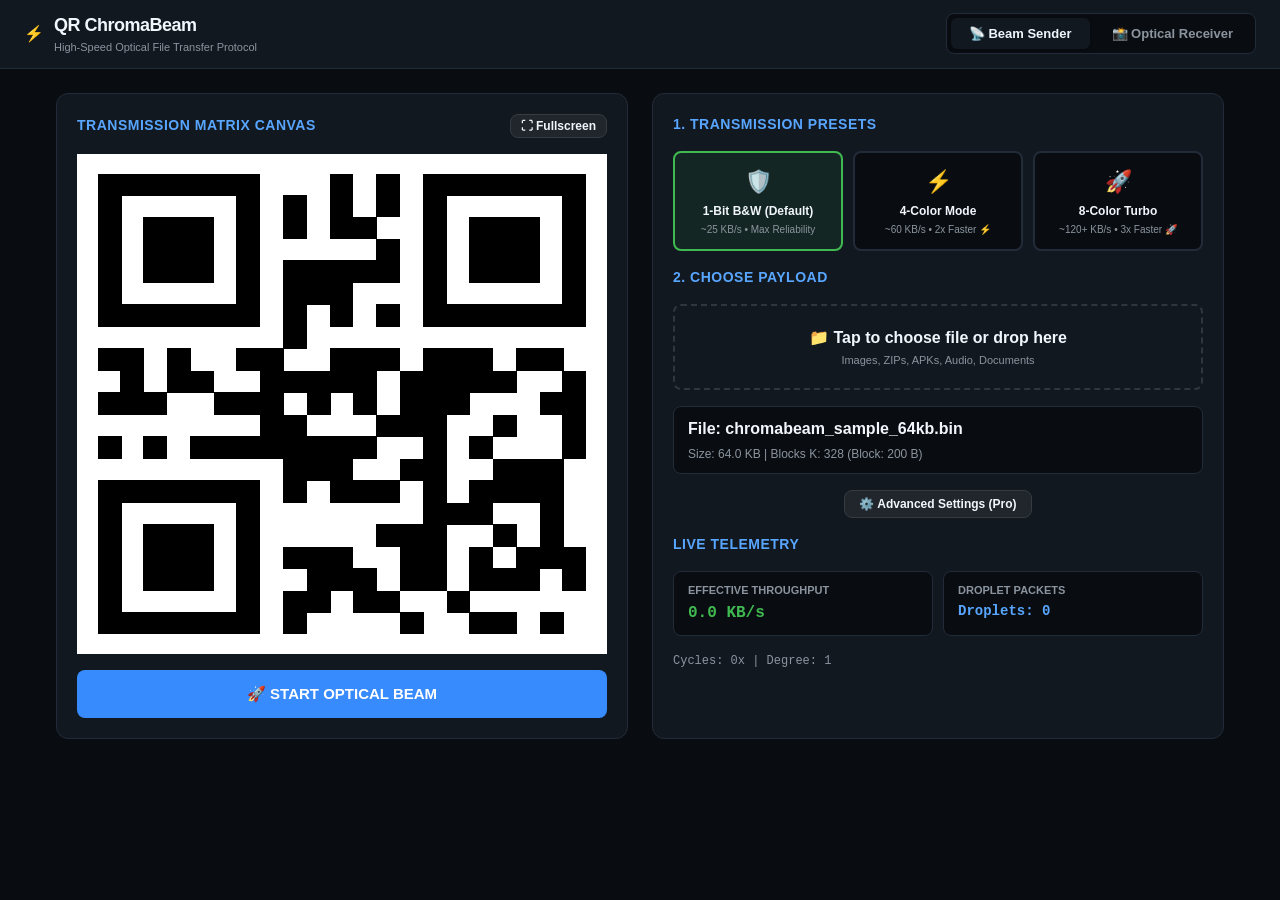
<file: web/index.html>
<!DOCTYPE html>
<html lang="en">
<head>
    <meta charset="UTF-8">
    <meta name="viewport" content="width=device-width, initial-scale=1.0">
    <title>QR ChromaBeam — High-Speed Optical File Transfer Protocol</title>
    <link rel="icon" type="image/png" href="favicon.png">
    <link rel="shortcut icon" href="favicon.ico">
    <link rel="stylesheet" href="style.css">
    <style>
        .fullscreen-canvas {
            position: fixed !important;
            top: 0;
            left: 0;
            width: 100vw !important;
            height: 100vh !important;
            object-fit: contain;
            background-color: #000;
            z-index: 9999;
            cursor: pointer;
        }
    </style>
</head>
<body>
    <header>
        <div class="brand">
            <div class="brand-logo">⚡</div>
            <div>
                <h1 class="brand-title">QR ChromaBeam</h1>
                <p class="brand-subtitle">High-Speed Optical File Transfer Protocol</p>
            </div>
        </div>
        <nav class="nav-tabs" aria-label="Application Mode Tabs">
            <button id="tabSenderBtn" class="tab-btn active" onclick="switchView('sender')">📡 Beam Sender</button>
            <button id="tabReceiverBtn" class="tab-btn" onclick="switchView('receiver')">📸 Optical Receiver</button>
        </nav>
    </header>

    <main>
        <!-- ==================== SENDER VIEW ==================== -->
        <section id="senderView" class="view-section active">
            <!-- Left: Optical Canvas -->
            <div class="card">
                <div class="control-row">
                    <span class="card-title">Transmission Matrix Canvas</span>
                    <button class="btn btn-secondary" onclick="toggleSenderFullscreen()" style="padding: 4px 10px; font-size: 12px;">⛶ Fullscreen</button>
                </div>
                <!-- Main Sender Canvas -->
                <div style="flex: 1; display: flex; justify-content: center; align-items: center; min-height: 400px;">
                    <canvas id="senderCanvas" width="512" height="512" onclick="toggleSenderFullscreen()" style="max-width: 100%; max-height: 500px; cursor: pointer;"></canvas>
                </div>
                <button id="senderStreamBtn" class="btn btn-primary btn-lg" onclick="toggleSenderStream()">🚀 START OPTICAL BEAM</button>
            </div>

            <!-- Right: Settings & Telemetry -->
            <div class="card">
                <span class="card-title">1. Transmission Presets</span>
                <div class="preset-grid">
                    <div id="preset_potato" class="preset-card active" onclick="applyPreset('potato')">
                        <div class="preset-icon">🛡️</div>
                        <div class="preset-name">1-Bit B&W (Default)</div>
                        <div class="preset-sub">~25 KB/s • Max Reliability</div>
                    </div>
                    <div id="preset_balanced" class="preset-card" onclick="applyPreset('balanced')">
                        <div class="preset-icon">⚡</div>
                        <div class="preset-name">4-Color Mode</div>
                        <div class="preset-sub">~60 KB/s • 2x Faster ⚡</div>
                    </div>
                    <div id="preset_turbo" class="preset-card" onclick="applyPreset('turbo')">
                        <div class="preset-icon">🚀</div>
                        <div class="preset-name">8-Color Turbo</div>
                        <div class="preset-sub">~120+ KB/s • 3x Faster 🚀</div>
                    </div>
                </div>

                <span class="card-title">2. Choose Payload</span>
                <div id="senderDropArea" class="drop-zone" onclick="document.getElementById('senderFileInput').click()">
                    <div class="drop-title">📁 Tap to choose file or drop here</div>
                    <div class="drop-subtitle">Images, ZIPs, APKs, Audio, Documents</div>
                    <input type="file" id="senderFileInput" style="display: none;">
                </div>

                <div class="metric-box">
                    <div id="senderFileLabel" style="font-weight: 600; word-break: break-all;">File: chromabeam_sample_64kb.bin</div>
                    <div id="senderSizeLabel" style="font-size: 12px; color: var(--text-secondary); margin-top: 4px;">Size: 64.0 KB</div>
                </div>

                <!-- Advanced Pro Settings Toggle -->
                <div style="text-align: center;">
                    <button id="proToggleBtn" class="btn btn-secondary" onclick="toggleProMode()" style="font-size: 12px; padding: 6px 14px;">⚙️ Advanced Settings (Pro)</button>
                </div>

                <div id="senderProSection" style="display: none; flex-direction: column; gap: 12px; border-top: 1px solid var(--card-border); padding-top: 12px;">
                    <div class="control-row">
                        <label for="senderModeSelect" style="font-size: 13px;">Color Depth:</label>
                        <select id="senderModeSelect" onchange="updateSenderColorMode(parseInt(this.value))">
                            <option value="0" selected>1-bit Monochrome (Black & White)</option>
                            <option value="1">2-bit 4-Color (K, R, G, W)</option>
                            <option value="2">3-bit 8-Color (JAB RGB)</option>
                        </select>
                    </div>

                    <div class="control-row">
                        <label for="senderGridSelect" style="font-size: 13px;">Matrix Density:</label>
                        <select id="senderGridSelect" onchange="updateSenderGridDensity(parseInt(this.value))">
                            <option value="32" selected>32x32 (Ultra Large Cells)</option>
                            <option value="48">48x48 (Balanced)</option>
                            <option value="64">64x64 (High Density)</option>
                            <option value="128">128x128 (Ultra Density)</option>
                            <option value="256">256x256 (Extreme Density)</option>
                            <option value="512">512x512 (Max Density)</option>
                            <option value="1024">1024x1024 (Experimental 1K)</option>
                            <option value="2048">2048x2048 (Experimental 2K)</option>
                        </select>
                    </div>

                    <div class="control-row">
                        <span id="senderFpsLabel" style="font-size: 13px;">Frame Rate: 15 FPS</span>
                        <input type="range" id="senderFpsRange" min="1" max="60" value="15" oninput="updateSenderFPS(parseInt(this.value))">
                    </div>
                </div>

                <span class="card-title">Live Telemetry</span>
                <div class="telemetry-grid">
                    <div class="metric-box">
                        <div class="metric-label">Effective Throughput</div>
                        <div id="senderRateVal" class="metric-value">0.0 KB/s</div>
                    </div>
                    <div class="metric-box">
                        <div class="metric-label">Droplet Packets</div>
                        <div id="senderDropletVal" class="metric-value" style="font-size: 14px; color: #58a6ff;">Droplets: 0</div>
                    </div>
                </div>
                <div id="senderCycleVal" style="font-size: 12px; color: var(--text-secondary); font-family: var(--font-mono);">Cycles: 0x | Degree: 1</div>
            </div>
        </section>

        <!-- ==================== RECEIVER VIEW ==================== -->
        <section id="receiverView" class="view-section">
            <!-- Left: Camera Viewfinder -->
            <div class="card">
                <div class="control-row">
                    <span class="card-title">Camera Optical Viewfinder</span>
                    <span id="receiverStatusBadge" class="badge-idle">● IDLE</span>
                </div>
                <div class="canvas-wrapper">
                    <video id="receiverVideo" playsinline muted autoplay style="opacity: 0;"></video>
                    <canvas id="receiverCanvas" width="640" height="640"></canvas>
                </div>
                <div style="display: flex; gap: 10px; margin-top: 10px;">
                    <button id="receiverStartBtn" class="btn btn-success btn-lg" style="flex: 1;" onclick="startReceiverCamera()">📸 START CAMERA RECEIVER</button>
                    <button id="receiverStopBtn" class="btn btn-danger btn-lg" style="flex: 1; display: none;" onclick="stopReceiverCamera()">🛑 STOP CAMERA</button>
                    <button id="receiverDebugToggleBtn" class="btn btn-secondary" onclick="toggleBinarizerView()" style="font-size: 12px; padding: 6px 12px;">👁️ Vision View</button>
                </div>
            </div>

            <!-- Right: Reception, Precision Progress & Diagnostic Log Stream -->
            <div class="card">
                <div class="control-row">
                    <span class="card-title">Fountain Solver Progress</span>
                    <span id="receiverBlockCountLabel" style="font-size: 11px; font-family: var(--font-mono); color: #58a6ff;">Solved: 0 / 0 Blocks</span>
                </div>

                <div class="progress-container" style="height: 28px;">
                    <div id="receiverProgressBar" class="progress-fill"></div>
                    <div id="receiverProgressLabel" class="progress-text">0.0000%</div>
                </div>

                <div id="receiverDownloadCard" style="display: none; background: rgba(35, 134, 54, 0.15); border: 1px solid #3fb950; border-radius: 8px; padding: 12px; margin-top: 10px; text-align: center;">
                    <div style="font-weight: 600; color: #3fb950; font-size: 13px; margin-bottom: 6px;">🎉 FILE ASSEMBLED SUCCESSFULLY!</div>
                    <a id="receiverDownloadLink" class="btn btn-success" style="display: block; width: 100%; text-decoration: none; padding: 10px; font-size: 14px; font-weight: bold; text-align: center; border-radius: 6px; box-sizing: border-box;" download="file.bin">📥 SAVE FILE (0.0 KB)</a>
                </div>

                <span class="card-title" style="margin-top: 12px;">Diagnostic Telemetry & Vision HUD</span>
                <div class="telemetry-grid">
                    <div class="metric-box">
                        <div class="metric-label">Camera / Worker FPS</div>
                        <div id="receiverFpsVal" class="metric-value">0 FPS</div>
                    </div>
                    <div class="metric-box">
                        <div class="metric-label">Droplets Received</div>
                        <div id="receiverDropletVal" class="metric-value" style="font-size: 13px; color: #58a6ff;">Caught: 0 (Drops: 0)</div>
                    </div>
                    <div class="metric-box">
                        <div class="metric-label">Vision Detector</div>
                        <div id="receiverDetectorVal" class="metric-value" style="font-size: 12px; color: #3fb950;">Idle</div>
                    </div>
                    <div class="metric-box">
                        <div class="metric-label">Luma & Contrast</div>
                        <div id="receiverLumaVal" class="metric-value" style="font-size: 12px; color: #d29922;">--</div>
                    </div>
                </div>

                <!-- Live Diagnostic Log Stream -->
                <div style="margin-top: 12px;">
                    <div class="control-row" style="margin-bottom: 6px;">
                        <span class="card-title" style="margin: 0; font-size: 12px;">Live Diagnostic Log Stream</span>
                        <div style="display: flex; gap: 6px;">
                            <button class="btn btn-secondary btn-sm" onclick="copyReceiverLogs()">📋 Copy Logs</button>
                            <button class="btn btn-secondary btn-sm" onclick="clearReceiverLogs()">🗑️ Clear</button>
                        </div>
                    </div>
                    <div id="receiverDebugLog" class="log-terminal">
[SYSTEM] ChromaBeam 3D Optical Scanner Ready.
[INFO] Waiting for camera start...
                    </div>
                </div>
            </div>
        </section>
    </main>

    <!-- Scripts (cache-busted v5 with Scandit ROI Tracking & Download Fix) -->
    <script src="qrcode.js?v=5"></script>
    <script src="jsQR.js?v=5"></script>
    <script src="fountain.js?v=5"></script>
    <script src="protocol.js?v=5"></script>
    <script src="matrix.js?v=5"></script>
    <script src="vision_engine.js?v=5"></script>
    <script src="sender.js?v=5"></script>
    <script src="receiver.js?v=5"></script>
    <script>
        function switchView(viewName) {
            const senderView = document.getElementById('senderView');
            const receiverView = document.getElementById('receiverView');
            const tabSenderBtn = document.getElementById('tabSenderBtn');
            const tabReceiverBtn = document.getElementById('tabReceiverBtn');

            if (viewName === 'sender') {
                senderView.classList.add('active');
                receiverView.classList.remove('active');
                tabSenderBtn.classList.add('active');
                tabReceiverBtn.classList.remove('active');
                if (receiverRunning) stopReceiverCamera();
            } else {
                senderView.classList.remove('active');
                receiverView.classList.add('active');
                tabSenderBtn.classList.remove('active');
                tabReceiverBtn.classList.add('active');
                if (senderIsStreaming) toggleSenderStream();
            }
        }

        window.addEventListener('DOMContentLoaded', () => {
            initSender();
            initReceiver();
        });
    </script>
</body>
</html>
</file>
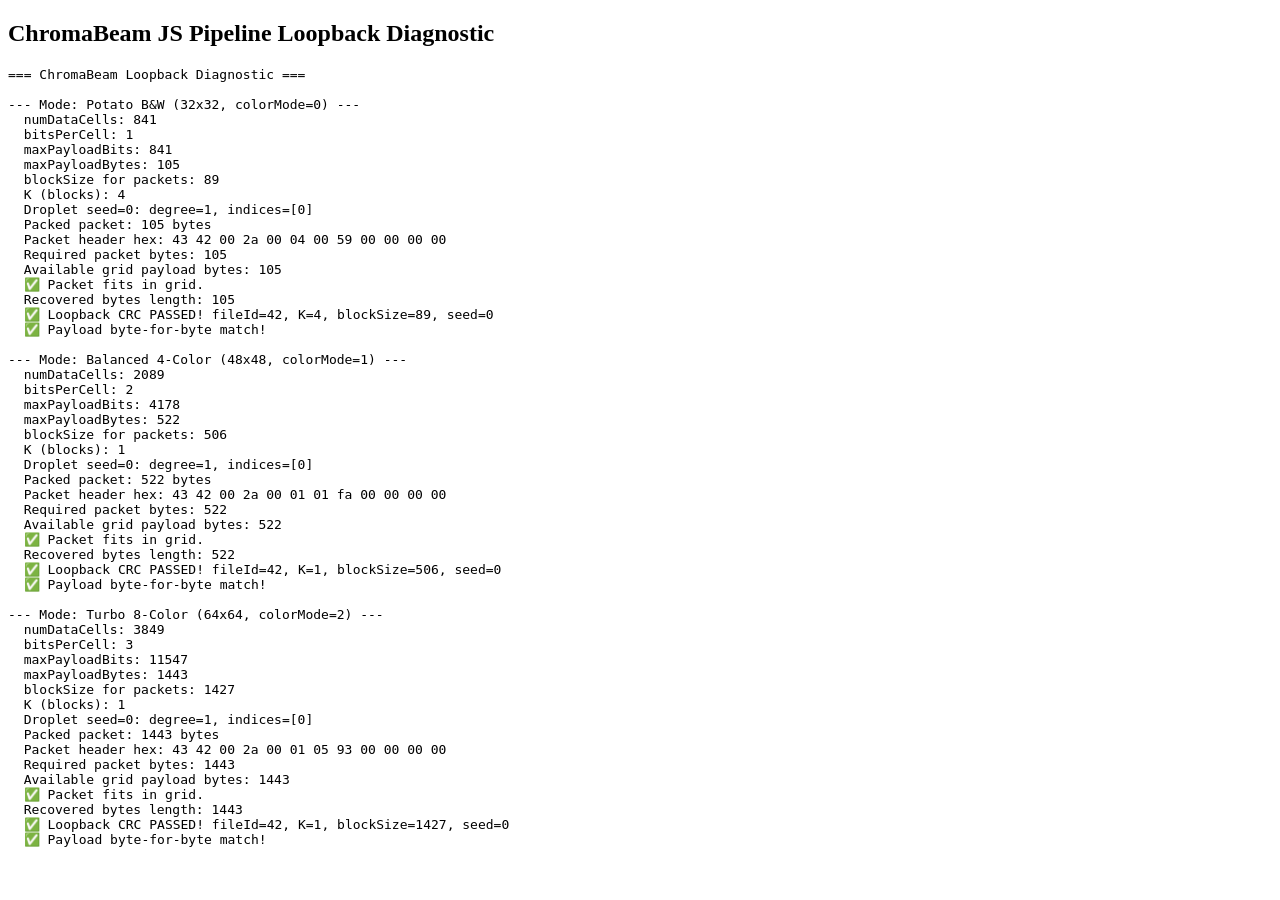
<file: web/diag.html>
<!DOCTYPE html>
<html>
<head><title>ChromaBeam Loopback Debug</title></head>
<body>
<h2>ChromaBeam JS Pipeline Loopback Diagnostic</h2>
<pre id="output" style="font-family: monospace; white-space: pre-wrap;"></pre>
<script src="fountain.js"></script>
<script src="protocol.js"></script>
<script src="matrix.js"></script>
<script>
const log = (s) => { document.getElementById('output').textContent += s + '\n'; console.log(s); };

function runDiag() {
    log("=== ChromaBeam Loopback Diagnostic ===\n");

    // Test all 3 modes
    const modes = [
        { name: "Potato B&W", gridSize: 32, colorMode: 0 },
        { name: "Balanced 4-Color", gridSize: 48, colorMode: 1 },
        { name: "Turbo 8-Color", gridSize: 64, colorMode: 2 },
    ];

    for (const m of modes) {
        log(`--- Mode: ${m.name} (${m.gridSize}x${m.gridSize}, colorMode=${m.colorMode}) ---`);
        const layout = new JSColorMatrixLayout(m.gridSize, m.colorMode);
        log(`  numDataCells: ${layout.numDataCells}`);
        log(`  bitsPerCell: ${layout.bitsPerCell}`);
        log(`  maxPayloadBits: ${layout.maxPayloadBits}`);
        log(`  maxPayloadBytes: ${layout.maxPayloadBytes}`);

        const blockSize = Math.max(24, layout.maxPayloadBytes - 16);
        log(`  blockSize for packets: ${blockSize}`);

        // Create a small test payload
        const testData = new Uint8Array(256);
        for (let i = 0; i < 256; i++) testData[i] = (i * 37) & 0xFF;

        const metaBytes = packFileMetadata("test.bin", testData.length);
        const fullPayload = new Uint8Array(metaBytes.length + testData.length);
        fullPayload.set(metaBytes, 0);
        fullPayload.set(testData, metaBytes.length);

        const encoder = new LTEncoder(fullPayload, blockSize);
        log(`  K (blocks): ${encoder.K}`);

        // Generate one droplet, pack it, render to grid, read back, unpack
        const seed = 0;
        const { degree, indices, payload } = encoder.generateDroplet(seed);
        log(`  Droplet seed=0: degree=${degree}, indices=[${indices.join(',')}]`);

        const packet = packPacket(42, encoder.K, blockSize, seed, payload);
        log(`  Packed packet: ${packet.length} bytes`);
        log(`  Packet header hex: ${Array.from(packet.subarray(0, 12)).map(b => b.toString(16).padStart(2,'0')).join(' ')}`);

        // Check: does the packet fit into the grid?
        const packetTotalSize = HEADER_SIZE + blockSize + 4; // header + payload + CRC32
        log(`  Required packet bytes: ${packetTotalSize}`);
        log(`  Available grid payload bytes: ${layout.maxPayloadBytes}`);
        if (packetTotalSize > layout.maxPayloadBytes) {
            log(`  ❌ FATAL: Packet (${packetTotalSize} B) EXCEEDS grid capacity (${layout.maxPayloadBytes} B)! Data will be TRUNCATED!`);
        } else {
            log(`  ✅ Packet fits in grid.`);
        }

        // Render to grid indices
        const grid2D = bytesToGridIndices(packet, layout);

        // Read back from grid indices
        const recoveredBytes = gridIndicesToBytes(grid2D, layout);
        log(`  Recovered bytes length: ${recoveredBytes.length}`);

        // Try to unpack
        const result = unpackPacket(recoveredBytes);
        if (result) {
            log(`  ✅ Loopback CRC PASSED! fileId=${result.header.fileId}, K=${result.header.totalBlocks}, blockSize=${result.header.blockSize}, seed=${result.header.seed}`);
            // Verify payload matches
            let payloadMatch = true;
            for (let i = 0; i < blockSize; i++) {
                if (result.payload[i] !== payload[i]) {
                    payloadMatch = false;
                    log(`  ❌ Payload mismatch at byte ${i}: expected ${payload[i]}, got ${result.payload[i]}`);
                    break;
                }
            }
            if (payloadMatch) log(`  ✅ Payload byte-for-byte match!`);
        } else {
            log(`  ❌ Loopback CRC FAILED! unpackPacket returned null.`);

            // Debug: check magic bytes
            const magic = (recoveredBytes[0] << 8) | recoveredBytes[1];
            log(`  Debug: magic=0x${magic.toString(16)} (expected 0x4342)`);

            // Check if bytes even match
            let firstMismatch = -1;
            for (let i = 0; i < Math.min(packet.length, recoveredBytes.length); i++) {
                if (packet[i] !== recoveredBytes[i]) {
                    firstMismatch = i;
                    break;
                }
            }
            if (firstMismatch >= 0) {
                log(`  Debug: First byte mismatch at index ${firstMismatch}: sent=${packet[firstMismatch]}, recovered=${recoveredBytes[firstMismatch]}`);
            } else {
                log(`  Debug: All ${Math.min(packet.length, recoveredBytes.length)} bytes match! Problem might be in unpackPacket parsing.`);
            }
        }
        log("");
    }
}

runDiag();
</script>
</body>
</html>
</file>
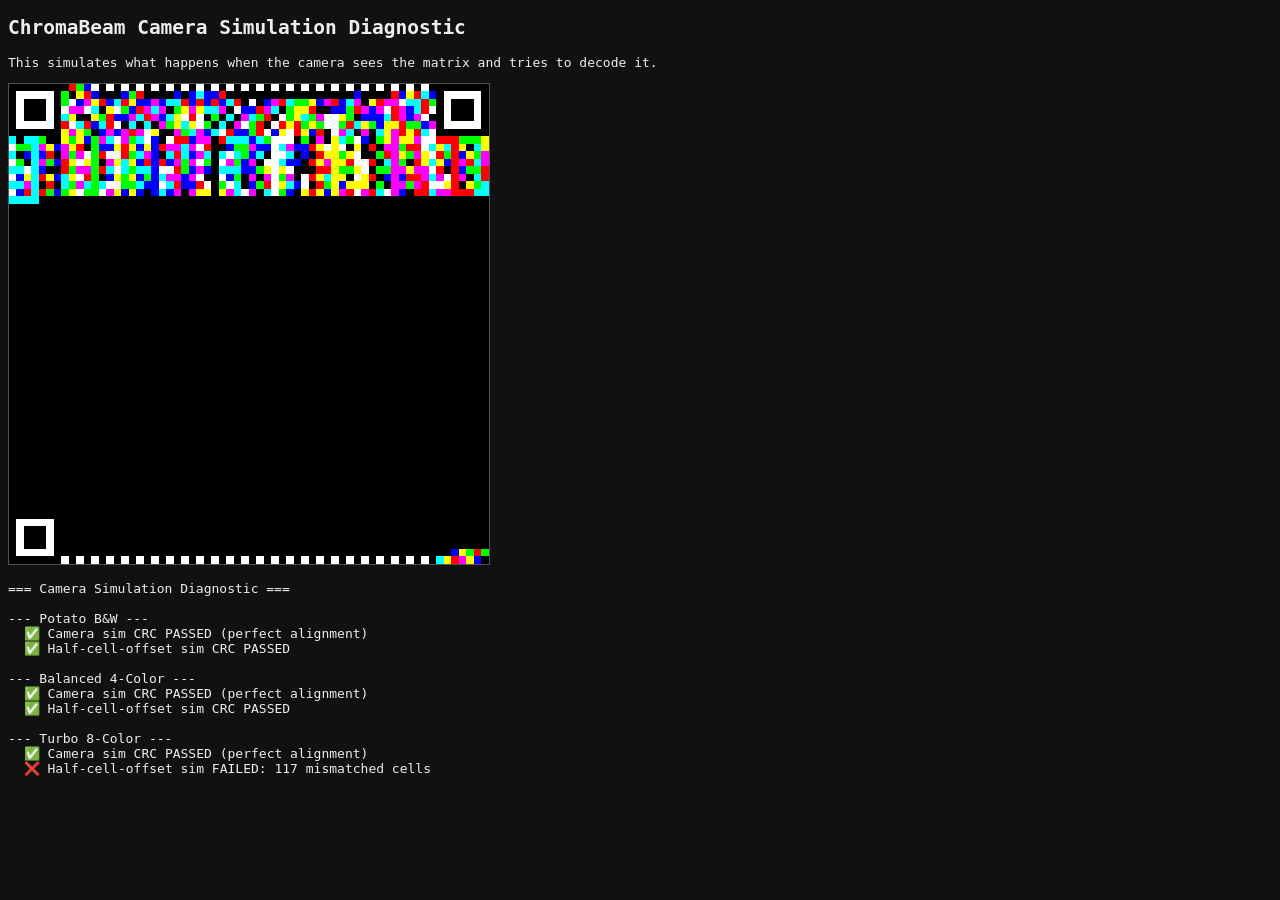
<file: web/diag_cam.html>
<!DOCTYPE html>
<html>
<head><title>ChromaBeam Camera Simulation Diagnostic</title></head>
<body style="background:#111;color:#eee;font-family:monospace;">
<h2>ChromaBeam Camera Simulation Diagnostic</h2>
<p>This simulates what happens when the camera sees the matrix and tries to decode it.</p>
<canvas id="simCanvas" width="480" height="480" style="border:1px solid #555;"></canvas>
<pre id="output" style="white-space:pre-wrap;"></pre>

<script src="fountain.js"></script>
<script src="protocol.js"></script>
<script src="matrix.js"></script>
<script>
const log = (s) => { document.getElementById('output').textContent += s + '\n'; };
const canvas = document.getElementById('simCanvas');
const ctx = canvas.getContext('2d', { willReadFrequently: true });

function runCameraSim() {
    log("=== Camera Simulation Diagnostic ===\n");

    const modes = [
        { name: "Potato B&W", gridSize: 32, colorMode: 0 },
        { name: "Balanced 4-Color", gridSize: 48, colorMode: 1 },
        { name: "Turbo 8-Color", gridSize: 64, colorMode: 2 },
    ];

    for (const m of modes) {
        log(`--- ${m.name} ---`);
        const layout = new JSColorMatrixLayout(m.gridSize, m.colorMode);
        const blockSize = Math.max(24, layout.maxPayloadBytes - 16);

        // Create encoder with test data
        const testData = new Uint8Array(256);
        for (let i = 0; i < 256; i++) testData[i] = (i * 37) & 0xFF;
        const metaBytes = packFileMetadata("test.bin", testData.length);
        const fullPayload = new Uint8Array(metaBytes.length + testData.length);
        fullPayload.set(metaBytes, 0);
        fullPayload.set(testData, metaBytes.length);
        const encoder = new LTEncoder(fullPayload, blockSize);

        // Generate droplet and render to canvas
        const { degree, indices, payload } = encoder.generateDroplet(0);
        const packet = packPacket(42, encoder.K, blockSize, 0, payload);
        const grid2D = bytesToGridIndices(packet, layout);

        // Draw to canvas (simulating what the screen shows)
        const N = layout.gridSize;
        const cellSize = canvas.width / N;
        ctx.fillStyle = '#000';
        ctx.fillRect(0, 0, canvas.width, canvas.height);
        for (let r = 0; r < N; r++) {
            for (let c = 0; c < N; c++) {
                const colorIdx = grid2D[r][c];
                const [red, green, blue] = layout.palette[colorIdx] || [0, 0, 0];
                ctx.fillStyle = `rgb(${red}, ${green}, ${blue})`;
                ctx.fillRect(Math.floor(c * cellSize), Math.floor(r * cellSize), Math.ceil(cellSize), Math.ceil(cellSize));
            }
        }

        // Now simulate the receiver: read back from canvas pixels
        const imgData = ctx.getImageData(0, 0, canvas.width, canvas.height);
        
        // Simulate what detectMatrixCorners returns (perfect alignment = entire canvas)
        const quad = [
            { x: 0, y: 0 },                              // TL
            { x: canvas.width, y: 0 },                   // TR
            { x: canvas.width, y: canvas.height },        // BR
            { x: 0, y: canvas.height }                    // BL
        ];

        // Sample using the receiver's actual sampling function
        const sampledGrid = sampleGridFromQuad_sim(imgData, canvas.width, canvas.height, quad, m.gridSize, m.colorMode, layout);
        
        // Convert back to bytes
        const recoveredBytes = gridIndicesToBytes(sampledGrid, layout);
        const result = unpackPacket(recoveredBytes);
        
        if (result) {
            log(`  ✅ Camera sim CRC PASSED (perfect alignment)`);
        } else {
            log(`  ❌ Camera sim CRC FAILED even with PERFECT alignment!`);
            
            // Count mismatches between original grid and sampled grid
            let mismatches = 0;
            for (let r = 0; r < N; r++) {
                for (let c = 0; c < N; c++) {
                    if (grid2D[r][c] !== sampledGrid[r][c]) {
                        mismatches++;
                        if (mismatches <= 5) {
                            log(`  Mismatch at [${r},${c}]: expected=${grid2D[r][c]}, got=${sampledGrid[r][c]}`);
                        }
                    }
                }
            }
            log(`  Total cell mismatches: ${mismatches} / ${N*N}`);
        }
        
        // Now test with slight misalignment (simulating real camera)
        const margin = cellSize * 0.5; // half a cell off
        const quadOff = [
            { x: margin, y: margin },
            { x: canvas.width - margin, y: margin },
            { x: canvas.width - margin, y: canvas.height - margin },
            { x: margin, y: canvas.height - margin }
        ];
        
        const sampledGridOff = sampleGridFromQuad_sim(imgData, canvas.width, canvas.height, quadOff, m.gridSize, m.colorMode, layout);
        const recoveredOff = gridIndicesToBytes(sampledGridOff, layout);
        const resultOff = unpackPacket(recoveredOff);
        
        if (resultOff) {
            log(`  ✅ Half-cell-offset sim CRC PASSED`);
        } else {
            let mismatches = 0;
            for (let r = 0; r < N; r++) for (let c = 0; c < N; c++) if (grid2D[r][c] !== sampledGridOff[r][c]) mismatches++;
            log(`  ❌ Half-cell-offset sim FAILED: ${mismatches} mismatched cells`);
        }
        
        log("");
    }
}

// Replica of the receiver's sampling function for diagnostic purposes
function sampleGridFromQuad_sim(imgData, w, h, quad, gridSize, colorMode, layout) {
    const [tl, tr, br, bl] = quad;
    const grid2D = Array.from({ length: gridSize }, () => new Uint8Array(gridSize));
    const data = imgData.data;

    for (let r = 0; r < gridSize; r++) {
        const v = (r + 0.5) / gridSize;
        for (let c = 0; c < gridSize; c++) {
            const u = (c + 0.5) / gridSize;

            const topX = tl.x + u * (tr.x - tl.x);
            const topY = tl.y + u * (tr.y - tl.y);
            const botX = bl.x + u * (br.x - bl.x);
            const botY = bl.y + u * (br.y - bl.y);

            const px = Math.floor(topX + v * (botX - topX));
            const py = Math.floor(topY + v * (botY - topY));

            if (px >= 0 && px < w && py >= 0 && py < h) {
                const idx = (py * w + px) * 4;
                const cr = data[idx];
                const cg = data[idx + 1];
                const cb = data[idx + 2];

                if (colorMode === 0) {
                    const luma = 0.299 * cr + 0.587 * cg + 0.114 * cb;
                    grid2D[r][c] = (luma > 128) ? 1 : 0;
                } else {
                    // Use ideal palette for nearest-neighbor (since we're simulating perfect render)
                    const palette = layout.palette;
                    let bestIdx = 0;
                    let minDist = 1e9;
                    for (let k = 0; k < palette.length; k++) {
                        const [pr, pg, pb] = palette[k];
                        const dist = (cr - pr) ** 2 + (cg - pg) ** 2 + (cb - pb) ** 2;
                        if (dist < minDist) {
                            minDist = dist;
                            bestIdx = k;
                        }
                    }
                    grid2D[r][c] = bestIdx;
                }
            }
        }
    }
    return grid2D;
}

runCameraSim();
</script>
</body>
</html>
</file>
<file: web/style.css>
/* ChromaBeam Web & Mobile Stylesheet */
:root {
    --bg-dark: #090d12;
    --card-bg: #121820;
    --card-border: #222b38;
    --accent-blue: #388bfd;
    --accent-blue-hover: #58a6ff;
    --accent-green: #2ea043;
    --accent-green-hover: #3fb950;
    --accent-red: #da3633;
    --accent-red-hover: #f85149;
    --text-primary: #f0f6fc;
    --text-secondary: #8b949e;
    --font-stack: -apple-system, BlinkMacSystemFont, "Segoe UI", Roboto, Helvetica, Arial, sans-serif;
    --font-mono: ui-monospace, SFMono-Regular, "SF Mono", Menlo, Consolas, "Liberation Mono", monospace;
}

* {
    box-sizing: border-box;
    margin: 0;
    padding: 0;
}

body {
    background-color: var(--bg-dark);
    color: var(--text-primary);
    font-family: var(--font-stack);
    line-height: 1.5;
    -webkit-font-smoothing: antialiased;
    min-height: 100vh;
    display: flex;
    flex-direction: column;
}

/* Header & Tab Navigation */
header {
    background-color: var(--card-bg);
    border-bottom: 1px solid var(--card-border);
    padding: 12px 24px;
    display: flex;
    align-items: center;
    justify-content: space-between;
    flex-wrap: wrap;
    gap: 16px;
}

.brand {
    display: flex;
    align-items: center;
    gap: 10px;
}

.brand-icon {
    font-size: 24px;
}

.brand-title {
    font-size: 18px;
    font-weight: 700;
    letter-spacing: -0.5px;
    color: var(--text-primary);
}

.brand-subtitle {
    font-size: 11px;
    color: var(--text-secondary);
    font-weight: 500;
}

.nav-tabs {
    display: flex;
    background: #090d12;
    border: 1px solid var(--card-border);
    border-radius: 8px;
    padding: 4px;
    gap: 4px;
}

.tab-btn {
    background: transparent;
    border: none;
    color: var(--text-secondary);
    padding: 8px 18px;
    border-radius: 6px;
    font-size: 13px;
    font-weight: 600;
    cursor: pointer;
    transition: all 0.15s ease;
}

.tab-btn.active {
    background: var(--card-bg);
    color: var(--text-primary);
    box-shadow: 0 1px 3px rgba(0, 0, 0, 0.4);
}

/* Main Container */
main {
    flex: 1;
    max-width: 1200px;
    width: 100%;
    margin: 0 auto;
    padding: 24px 16px;
}

.view-section {
    display: none;
}

.view-section.active {
    display: grid;
    grid-template-columns: 1fr 1fr;
    gap: 24px;
}

@media (max-width: 860px) {
    .view-section.active {
        grid-template-columns: 1fr;
    }
}

/* Cards & Surfaces */
.card {
    background-color: var(--card-bg);
    border: 1px solid var(--card-border);
    border-radius: 12px;
    padding: 20px;
    display: flex;
    flex-direction: column;
    gap: 16px;
}

.card-title {
    font-size: 14px;
    font-weight: 600;
    text-transform: uppercase;
    letter-spacing: 0.5px;
    color: var(--accent-blue-hover);
}

/* Display / Canvas Areas */
.canvas-wrapper {
    background: #000000;
    border: 1px solid var(--card-border);
    border-radius: 10px;
    display: flex;
    align-items: center;
    justify-content: center;
    overflow: hidden;
    position: relative;
    aspect-ratio: 1 / 1;
    width: 100%;
    max-width: 520px;
    margin: 0 auto;
}

#senderCanvas {
    width: 100%;
    height: 100%;
    image-rendering: pixelated;
    image-rendering: crisp-edges;
}

#receiverVideo, #receiverCanvas {
    position: absolute;
    width: 100%;
    height: 100%;
    object-fit: cover;
}

/* Grandma Preset Cards */
.preset-grid {
    display: grid;
    grid-template-columns: 1fr 1fr 1fr;
    gap: 10px;
}

.preset-card {
    background: #090d12;
    border: 2px solid var(--card-border);
    border-radius: 8px;
    padding: 12px 8px;
    text-align: center;
    cursor: pointer;
    transition: all 0.2s ease;
}

.preset-card:hover {
    border-color: var(--accent-blue);
}

.preset-card.active {
    border-color: var(--accent-green-hover);
    background: rgba(46, 160, 67, 0.1);
}

.preset-icon {
    font-size: 22px;
    margin-bottom: 4px;
}

.preset-name {
    font-size: 12px;
    font-weight: 700;
    color: var(--text-primary);
}

.preset-sub {
    font-size: 10px;
    color: var(--text-secondary);
    margin-top: 2px;
}

/* Form Controls & Buttons */
.btn {
    display: inline-flex;
    align-items: center;
    justify-content: center;
    gap: 8px;
    padding: 10px 18px;
    border-radius: 8px;
    font-size: 14px;
    font-weight: 600;
    cursor: pointer;
    border: 1px solid transparent;
    transition: all 0.15s ease;
}

.btn-primary {
    background-color: var(--accent-blue);
    color: #ffffff;
}

.btn-primary:hover {
    background-color: var(--accent-blue-hover);
}

.btn-success {
    background-color: var(--accent-green);
    color: #ffffff;
}

.btn-success:hover {
    background-color: var(--accent-green-hover);
}

.btn-danger {
    background-color: var(--accent-red);
    color: #ffffff;
}

.btn-danger:hover {
    background-color: var(--accent-red-hover);
}

.btn-secondary {
    background-color: #21262d;
    border-color: #363b42;
    color: var(--text-primary);
}

.btn-secondary:hover {
    background-color: #30363d;
}

.btn-lg {
    padding: 14px 24px;
    font-size: 15px;
    width: 100%;
}

.btn.active {
    background-color: var(--accent-red);
}

/* File Drop Zone */
.drop-zone {
    border: 2px dashed #30363d;
    border-radius: 8px;
    padding: 20px 16px;
    text-align: center;
    cursor: pointer;
    transition: border-color 0.2s ease;
}

.drop-zone.drag-active, .drop-zone:hover {
    border-color: var(--accent-blue);
    background: rgba(56, 139, 253, 0.05);
}

.drop-title {
    font-weight: 600;
    margin-bottom: 2px;
}

.drop-subtitle {
    font-size: 11px;
    color: var(--text-secondary);
}

/* Control Rows */
.control-row {
    display: flex;
    align-items: center;
    justify-content: space-between;
    gap: 12px;
}

select, input[type="range"] {
    background: #090d12;
    border: 1px solid var(--card-border);
    color: var(--text-primary);
    padding: 8px 12px;
    border-radius: 6px;
    outline: none;
    font-size: 13px;
}

/* Metrics & Telemetry Grid */
.telemetry-grid {
    display: grid;
    grid-template-columns: 1fr 1fr;
    gap: 10px;
}

.metric-box {
    background: #090d12;
    border: 1px solid var(--card-border);
    border-radius: 8px;
    padding: 10px 14px;
}

.metric-label {
    font-size: 11px;
    color: var(--text-secondary);
    text-transform: uppercase;
    font-weight: 600;
}

.metric-value {
    font-family: var(--font-mono);
    font-size: 16px;
    font-weight: 700;
    color: var(--accent-green-hover);
    margin-top: 2px;
}

/* Progress Bar */
.progress-container {
    background: #090d12;
    border: 1px solid var(--card-border);
    border-radius: 8px;
    height: 24px;
    overflow: hidden;
    position: relative;
}

.progress-fill {
    background: linear-gradient(90deg, #2ea043, #3fb950);
    height: 100%;
    width: 0%;
    transition: width 0.1s linear;
}

.progress-text {
    position: absolute;
    top: 0;
    left: 0;
    right: 0;
    bottom: 0;
    display: flex;
    align-items: center;
    justify-content: center;
    font-size: 12px;
    font-weight: 700;
    font-family: var(--font-mono);
}

/* Badges */
.badge-idle { color: var(--text-secondary); font-size: 12px; font-weight: 600; }
.badge-scanning { color: #f0883e; font-size: 12px; font-weight: 600; }
.badge-locked { color: var(--accent-green-hover); font-size: 12px; font-weight: 600; }
.badge-complete { color: #58a6ff; font-size: 12px; font-weight: 700; }

/* Real-Time Diagnostic Terminal Logger */
.log-terminal {
    background: #05080c;
    border: 1px solid #30363d;
    border-radius: 8px;
    padding: 10px;
    font-family: var(--font-mono);
    font-size: 11px;
    line-height: 1.45;
    color: #8b949e;
    height: 140px;
    overflow-y: auto;
    white-space: pre-wrap;
    word-break: break-all;
    box-shadow: inset 0 2px 6px rgba(0,0,0,0.5);
}

.log-entry { margin-bottom: 3px; }
.log-info { color: #58a6ff; }
.log-vision { color: #3fb950; }
.log-decode { color: #79c0ff; font-weight: 600; }
.log-warn { color: #d29922; }
.log-error { color: #f85149; font-weight: 700; }

.btn-sm {
    padding: 4px 10px;
    font-size: 11px;
    border-radius: 6px;
}
</file>
